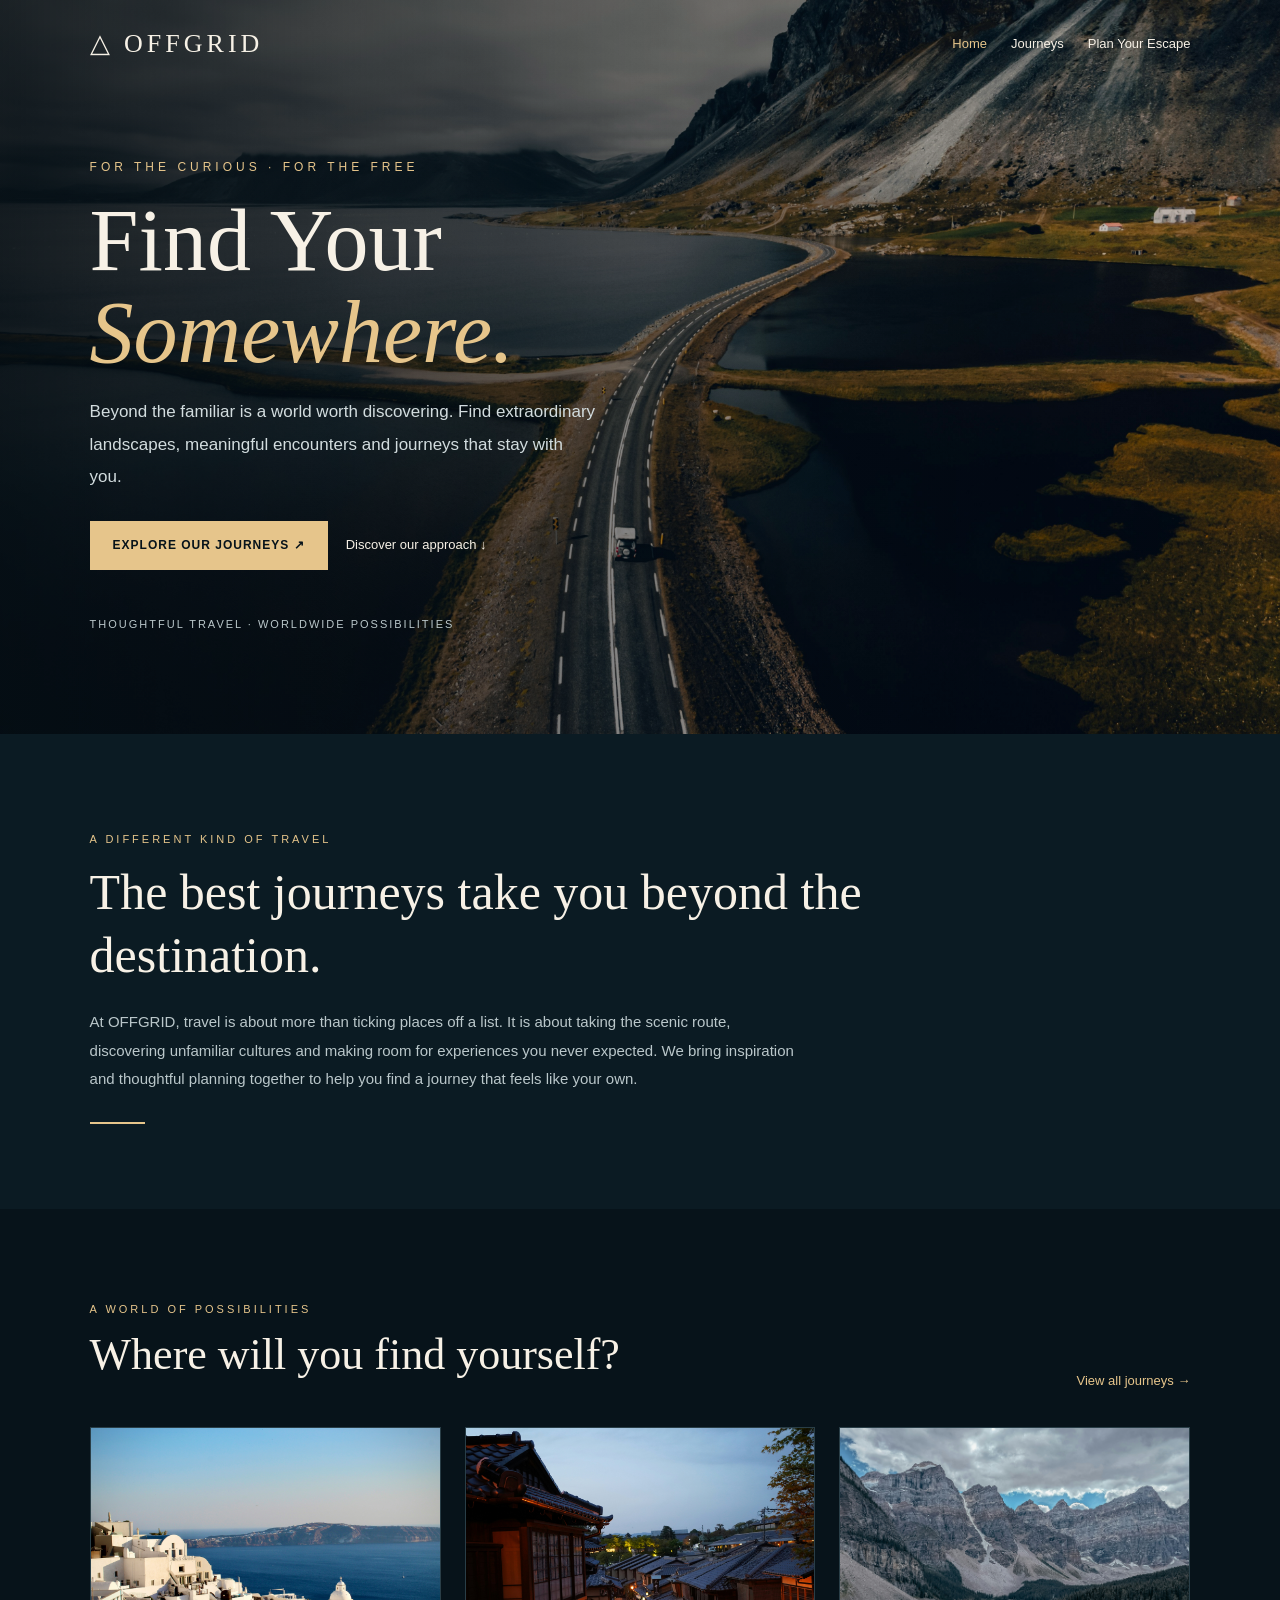
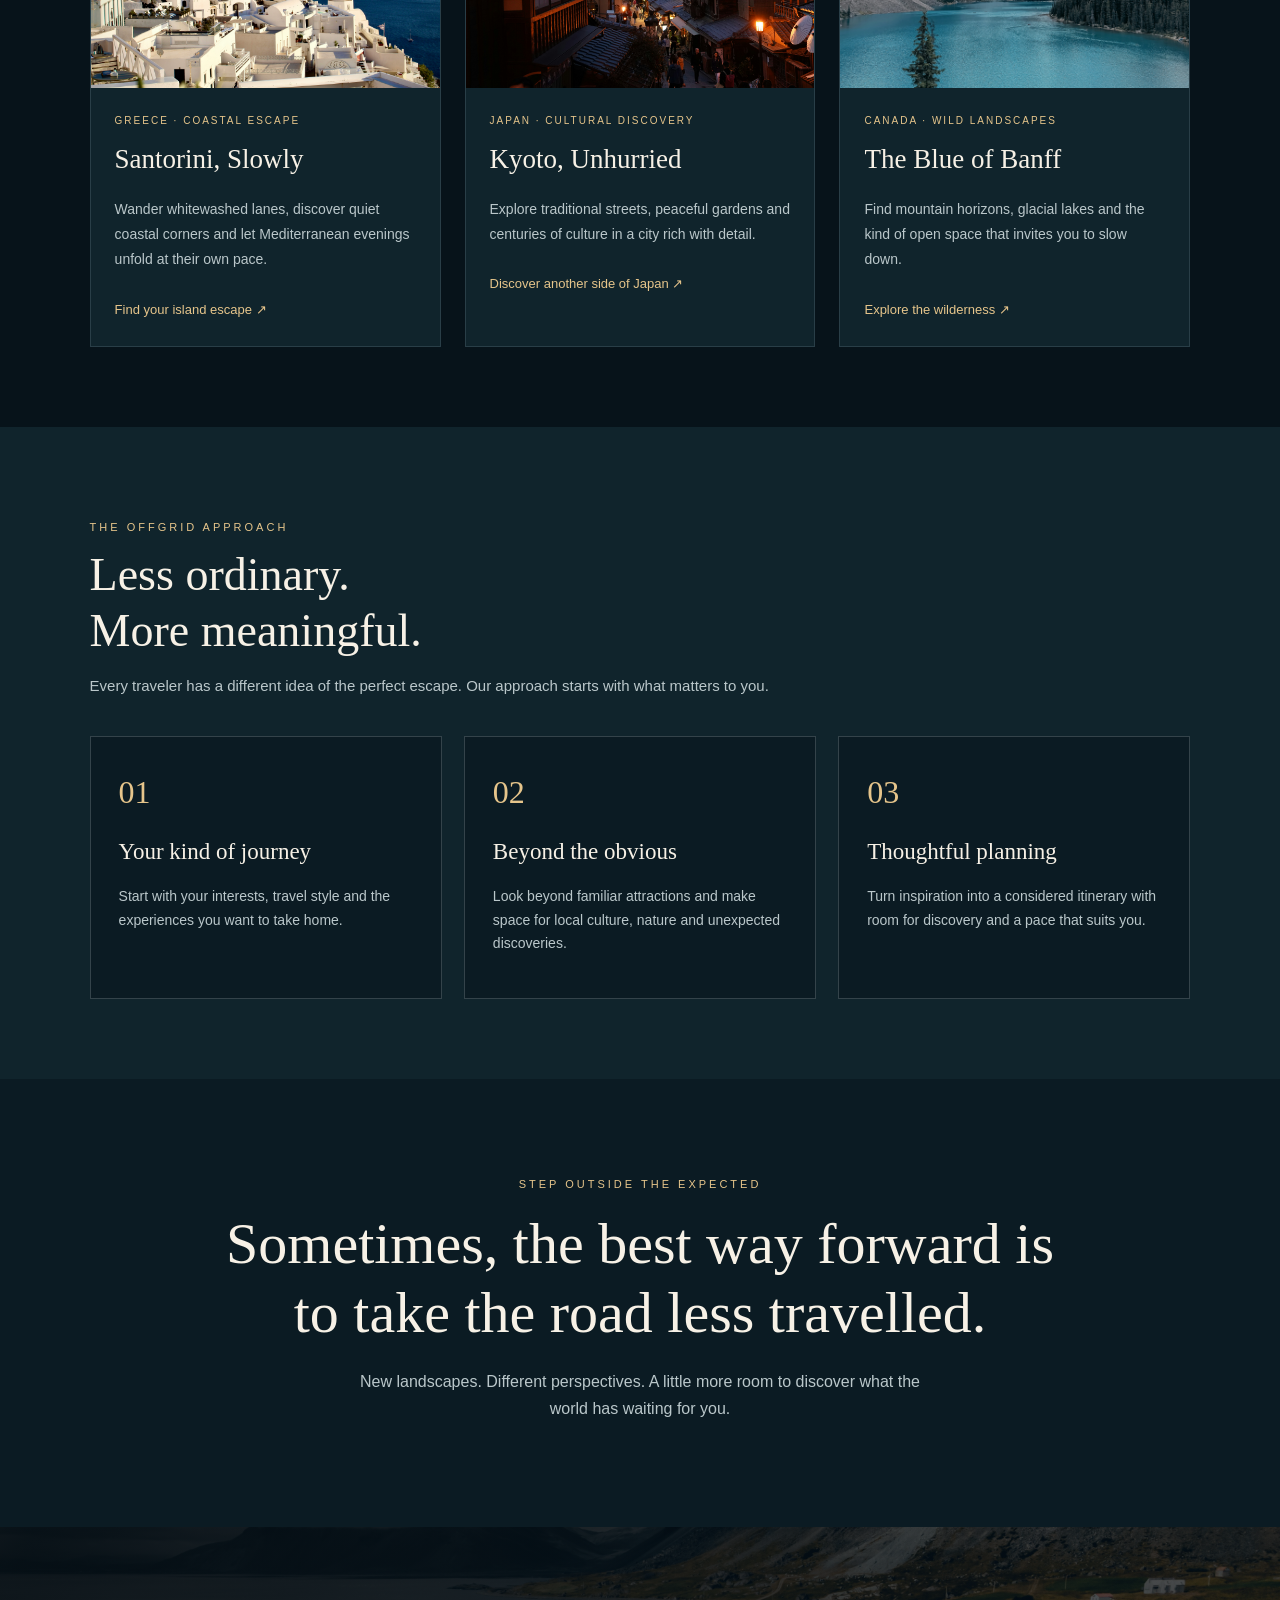
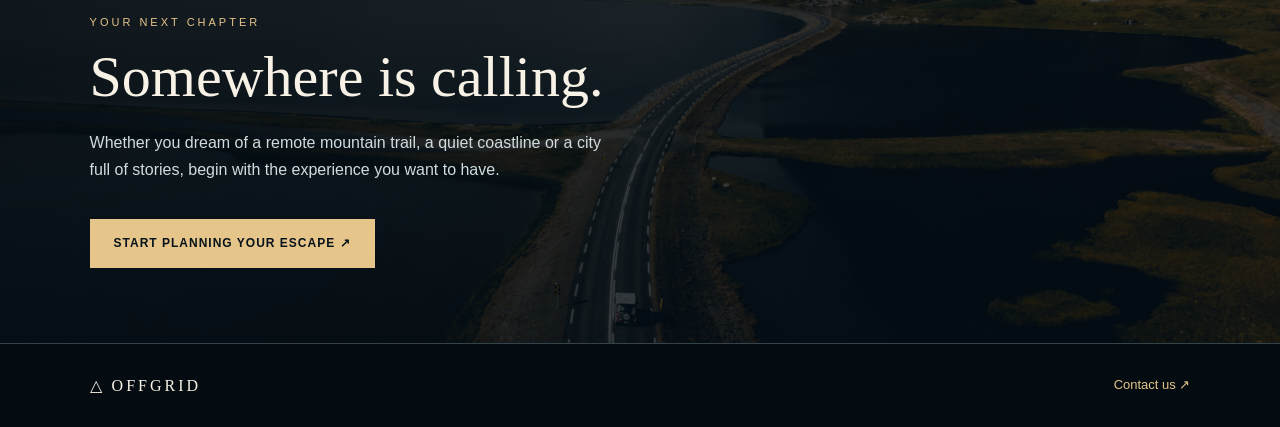
<file: index.html>
<!DOCTYPE html>
<html lang="en">
<head>
  <meta charset="UTF-8">
  <meta name="viewport" content="width=device-width, initial-scale=1.0">
  <title>OFFGRID | Find Your Somewhere</title>
</head>

<body style="margin:0;background:#07131a;color:#f7f1e6;font-family:Arial,sans-serif;line-height:1.7;">

  <!-- HEADER: Inline CSS as required -->
  <header style="position:absolute;top:0;left:0;width:100%;box-sizing:border-box;padding:22px 7%;background:transparent;display:flex;justify-content:space-between;align-items:center;flex-wrap:wrap;gap:14px 20px;z-index:10;">

    <a href="index.html" style="font-family:Georgia,serif;font-size:26px;letter-spacing:4px;color:#f7f1e6;text-decoration:none;">
      △ OFFGRID
    </a>

    <nav aria-label="Main navigation" style="display:flex;gap:12px 24px;flex-wrap:wrap;">
      <a href="index.html" aria-current="page" style="color:#e6c58b;text-decoration:none;font-size:13px;">Home</a>
      <a href="information.html" style="color:#f7f1e6;text-decoration:none;font-size:13px;">Journeys</a>
      <a href="registration.html" style="color:#f7f1e6;text-decoration:none;font-size:13px;">Plan Your Escape</a>
    </nav>

  </header>

  <main>

    <!-- HERO: Make the first impression memorable -->
    <section style="min-height:620px;padding:145px 7% 90px;box-sizing:border-box;display:flex;align-items:center;background:linear-gradient(90deg,rgba(4,13,19,.88),rgba(4,13,19,.45),rgba(4,13,19,.12)),url('media/hero.jpg') center/cover no-repeat;">

      <div style="max-width:700px;">

        <p style="color:#e6c58b;letter-spacing:4px;font-size:12px;text-transform:uppercase;">
          FOR THE CURIOUS · FOR THE FREE
        </p>

        <h1 style="font-family:Georgia,serif;font-size:clamp(49px,8vw,88px);line-height:1.04;font-weight:normal;margin:18px 0;">
          Find Your<br>
          <span style="color:#e6c58b;font-style:italic;">Somewhere.</span>
        </h1>

        <p style="font-size:17px;color:#d2dcde;max-width:510px;line-height:1.9;">
          Beyond the familiar is a world worth discovering.
          Find extraordinary landscapes, meaningful encounters
          and journeys that stay with you.
        </p>

        <div style="display:flex;flex-wrap:wrap;align-items:center;gap:18px;margin-top:28px;">

          <a href="information.html" style="display:inline-block;padding:14px 23px;background:#e6c58b;color:#07131a;text-decoration:none;font-size:12px;font-weight:bold;letter-spacing:1px;">
            EXPLORE OUR JOURNEYS ↗
          </a>

          <a href="#our-approach" style="color:#f7f1e6;text-decoration:none;font-size:13px;">
            Discover our approach ↓
          </a>

        </div>

        <p style="margin-top:45px;color:#bac7ca;font-size:11px;letter-spacing:2px;">
          THOUGHTFUL TRAVEL · WORLDWIDE POSSIBILITIES
        </p>

      </div>
    </section>

    <!-- INTRODUCTION: Tell visitors what the brand stands for -->
    <section style="padding:85px 7%;background:#0b1b23;">

      <p style="color:#e6c58b;letter-spacing:3px;font-size:11px;">
        A DIFFERENT KIND OF TRAVEL
      </p>

      <h2 style="font-family:Georgia,serif;font-size:clamp(31px,5vw,50px);font-weight:normal;line-height:1.25;margin:12px 0 22px;max-width:780px;">
        The best journeys take you beyond the destination.
      </h2>

      <p style="max-width:720px;color:#bac7ca;font-size:15px;line-height:1.9;">
        At OFFGRID, travel is about more than ticking places off a list.
        It is about taking the scenic route, discovering unfamiliar
        cultures and making room for experiences you never expected.
        We bring inspiration and thoughtful planning together to help
        you find a journey that feels like your own.
      </p>

      <div style="width:55px;height:2px;background:#e6c58b;margin-top:28px;"></div>

    </section>

    <!-- FEATURED DESTINATIONS: Inspiration, not a second tour catalogue -->
    <section id="destinations" style="padding:80px 7%;background:#07131a;">

      <div style="display:flex;justify-content:space-between;align-items:end;flex-wrap:wrap;gap:20px;margin-bottom:35px;">

        <div>
          <p style="color:#e6c58b;letter-spacing:3px;font-size:11px;">
            A WORLD OF POSSIBILITIES
          </p>

          <h2 style="font-family:Georgia,serif;font-size:clamp(31px,4vw,44px);font-weight:normal;line-height:1.2;margin:10px 0;">
            Where will you find yourself?
          </h2>
        </div>

        <a href="information.html" style="color:#e6c58b;text-decoration:none;font-size:13px;">
          View all journeys →
        </a>

      </div>

      <div style="display:flex;flex-wrap:wrap;gap:24px;">

        <!-- Destination 1 -->
        <article style="flex:1 1 250px;min-width:0;background:#10242c;border:1px solid #293e47;">

          <img src="media/santorini.jpg"
               alt="Whitewashed Santorini buildings overlooking the Aegean Sea"
               loading="lazy"
               style="width:100%;height:260px;object-fit:cover;display:block;">

          <div style="padding:24px;">

            <p style="color:#e6c58b;font-size:10px;letter-spacing:2px;margin:0 0 8px;">
              GREECE · COASTAL ESCAPE
            </p>

            <h3 style="font-family:Georgia,serif;font-size:27px;font-weight:normal;margin:0 0 12px;">
              Santorini, Slowly
            </h3>

            <p style="color:#bac7ca;font-size:14px;line-height:1.8;">
              Wander whitewashed lanes, discover quiet coastal corners
              and let Mediterranean evenings unfold at their own pace.
            </p>

            <a href="information.html" style="display:inline-block;margin-top:12px;color:#e6c58b;text-decoration:none;font-size:13px;">
              Find your island escape ↗
            </a>

          </div>
        </article>

        <!-- Destination 2 -->
        <article style="flex:1 1 250px;min-width:0;background:#10242c;border:1px solid #293e47;">

          <img src="media/kyoto.jpg"
               alt="Traditional Kyoto architecture and Japanese garden scenery"
               loading="lazy"
               style="width:100%;height:260px;object-fit:cover;display:block;">

          <div style="padding:24px;">

            <p style="color:#e6c58b;font-size:10px;letter-spacing:2px;margin:0 0 8px;">
              JAPAN · CULTURAL DISCOVERY
            </p>

            <h3 style="font-family:Georgia,serif;font-size:27px;font-weight:normal;margin:0 0 12px;">
              Kyoto, Unhurried
            </h3>

            <p style="color:#bac7ca;font-size:14px;line-height:1.8;">
              Explore traditional streets, peaceful gardens and
              centuries of culture in a city rich with detail.
            </p>

            <a href="information.html" style="display:inline-block;margin-top:12px;color:#e6c58b;text-decoration:none;font-size:13px;">
              Discover another side of Japan ↗
            </a>

          </div>
        </article>

        <!-- Destination 3 -->
        <article style="flex:1 1 250px;min-width:0;background:#10242c;border:1px solid #293e47;">

          <img src="media/banff.jpg"
               alt="Turquoise alpine lake surrounded by the mountains of Banff"
               loading="lazy"
               style="width:100%;height:260px;object-fit:cover;display:block;">

          <div style="padding:24px;">

            <p style="color:#e6c58b;font-size:10px;letter-spacing:2px;margin:0 0 8px;">
              CANADA · WILD LANDSCAPES
            </p>

            <h3 style="font-family:Georgia,serif;font-size:27px;font-weight:normal;margin:0 0 12px;">
              The Blue of Banff
            </h3>

            <p style="color:#bac7ca;font-size:14px;line-height:1.8;">
              Find mountain horizons, glacial lakes and the kind
              of open space that invites you to slow down.
            </p>

            <a href="information.html" style="display:inline-block;margin-top:12px;color:#e6c58b;text-decoration:none;font-size:13px;">
              Explore the wilderness ↗
            </a>

          </div>
        </article>

      </div>
    </section>

    <!-- OUR APPROACH: Replace the plain services bullet list -->
    <section id="our-approach" style="padding:80px 7%;background:#10242c;">

      <div style="max-width:700px;margin-bottom:38px;">

        <p style="color:#e6c58b;letter-spacing:3px;font-size:11px;">
          THE OFFGRID APPROACH
        </p>

        <h2 style="font-family:Georgia,serif;font-size:clamp(32px,5vw,46px);font-weight:normal;line-height:1.2;margin:10px 0 15px;">
          Less ordinary.<br>More meaningful.
        </h2>

        <p style="color:#bac7ca;font-size:15px;">
          Every traveler has a different idea of the perfect escape.
          Our approach starts with what matters to you.
        </p>

      </div>

      <div style="display:flex;flex-wrap:wrap;gap:22px;">

        <article style="flex:1 1 220px;padding:28px;background:#0b1b23;border:1px solid #34434a;">

          <p style="font-family:Georgia,serif;font-size:32px;color:#e6c58b;margin:0;">
            01
          </p>

          <h3 style="font-family:Georgia,serif;font-size:23px;font-weight:normal;margin:12px 0;">
            Your kind of journey
          </h3>

          <p style="font-size:14px;color:#bac7ca;">
            Start with your interests, travel style and the experiences
            you want to take home.
          </p>

        </article>

        <article style="flex:1 1 220px;padding:28px;background:#0b1b23;border:1px solid #34434a;">

          <p style="font-family:Georgia,serif;font-size:32px;color:#e6c58b;margin:0;">
            02
          </p>

          <h3 style="font-family:Georgia,serif;font-size:23px;font-weight:normal;margin:12px 0;">
            Beyond the obvious
          </h3>

          <p style="font-size:14px;color:#bac7ca;">
            Look beyond familiar attractions and make space for local
            culture, nature and unexpected discoveries.
          </p>

        </article>

        <article style="flex:1 1 220px;padding:28px;background:#0b1b23;border:1px solid #34434a;">

          <p style="font-family:Georgia,serif;font-size:32px;color:#e6c58b;margin:0;">
            03
          </p>

          <h3 style="font-family:Georgia,serif;font-size:23px;font-weight:normal;margin:12px 0;">
            Thoughtful planning
          </h3>

          <p style="font-size:14px;color:#bac7ca;">
            Turn inspiration into a considered itinerary with room
            for discovery and a pace that suits you.
          </p>

        </article>

      </div>

    </section>

    <!-- EDITORIAL BRAND STATEMENT -->
    <section style="padding:85px 7%;background:#0b1b23;text-align:center;">

      <p style="color:#e6c58b;font-size:11px;letter-spacing:3px;">
        STEP OUTSIDE THE EXPECTED
      </p>

      <h2 style="max-width:850px;margin:15px auto;font-family:Georgia,serif;font-size:clamp(34px,6vw,58px);font-weight:normal;line-height:1.2;">
        Sometimes, the best way forward is to take the road less travelled.
      </h2>

      <p style="max-width:600px;margin:20px auto;color:#bac7ca;">
        New landscapes. Different perspectives. A little more room
        to discover what the world has waiting for you.
      </p>

    </section>

    <!-- FINAL BOOKING CALL TO ACTION -->
    <section style="padding:75px 7%;background:linear-gradient(90deg,rgba(4,13,19,.92),rgba(4,13,19,.68)),url('media/hero.jpg') center/cover no-repeat;">

      <div style="max-width:680px;">

        <p style="color:#e6c58b;font-size:11px;letter-spacing:3px;">
          YOUR NEXT CHAPTER
        </p>

        <h2 style="font-family:Georgia,serif;font-size:clamp(36px,6vw,58px);font-weight:normal;line-height:1.15;margin:12px 0 18px;">
          Somewhere is calling.
        </h2>

        <p style="max-width:520px;color:#d2dcde;">
          Whether you dream of a remote mountain trail, a quiet
          coastline or a city full of stories, begin with the
          experience you want to have.
        </p>

        <a href="registration.html" style="display:inline-block;margin-top:20px;padding:14px 24px;background:#e6c58b;color:#07131a;text-decoration:none;font-size:12px;font-weight:bold;letter-spacing:1px;">
          START PLANNING YOUR ESCAPE ↗
        </a>

      </div>

    </section>

  </main>

  <!-- FOOTER -->
  <footer style="padding:28px 7%;background:#040c11;border-top:1px solid #34434a;display:flex;justify-content:space-between;align-items:center;gap:15px;flex-wrap:wrap;">

    <a href="index.html" style="font-family:Georgia,serif;letter-spacing:3px;color:#f7f1e6;text-decoration:none;">
      △ OFFGRID
    </a>

   

    <a href="mailto:hello@offgrid.example" style="color:#e6c58b;font-size:13px;text-decoration:none;">
      Contact us ↗
    </a>

  </footer>

</body>
</html>
</file>
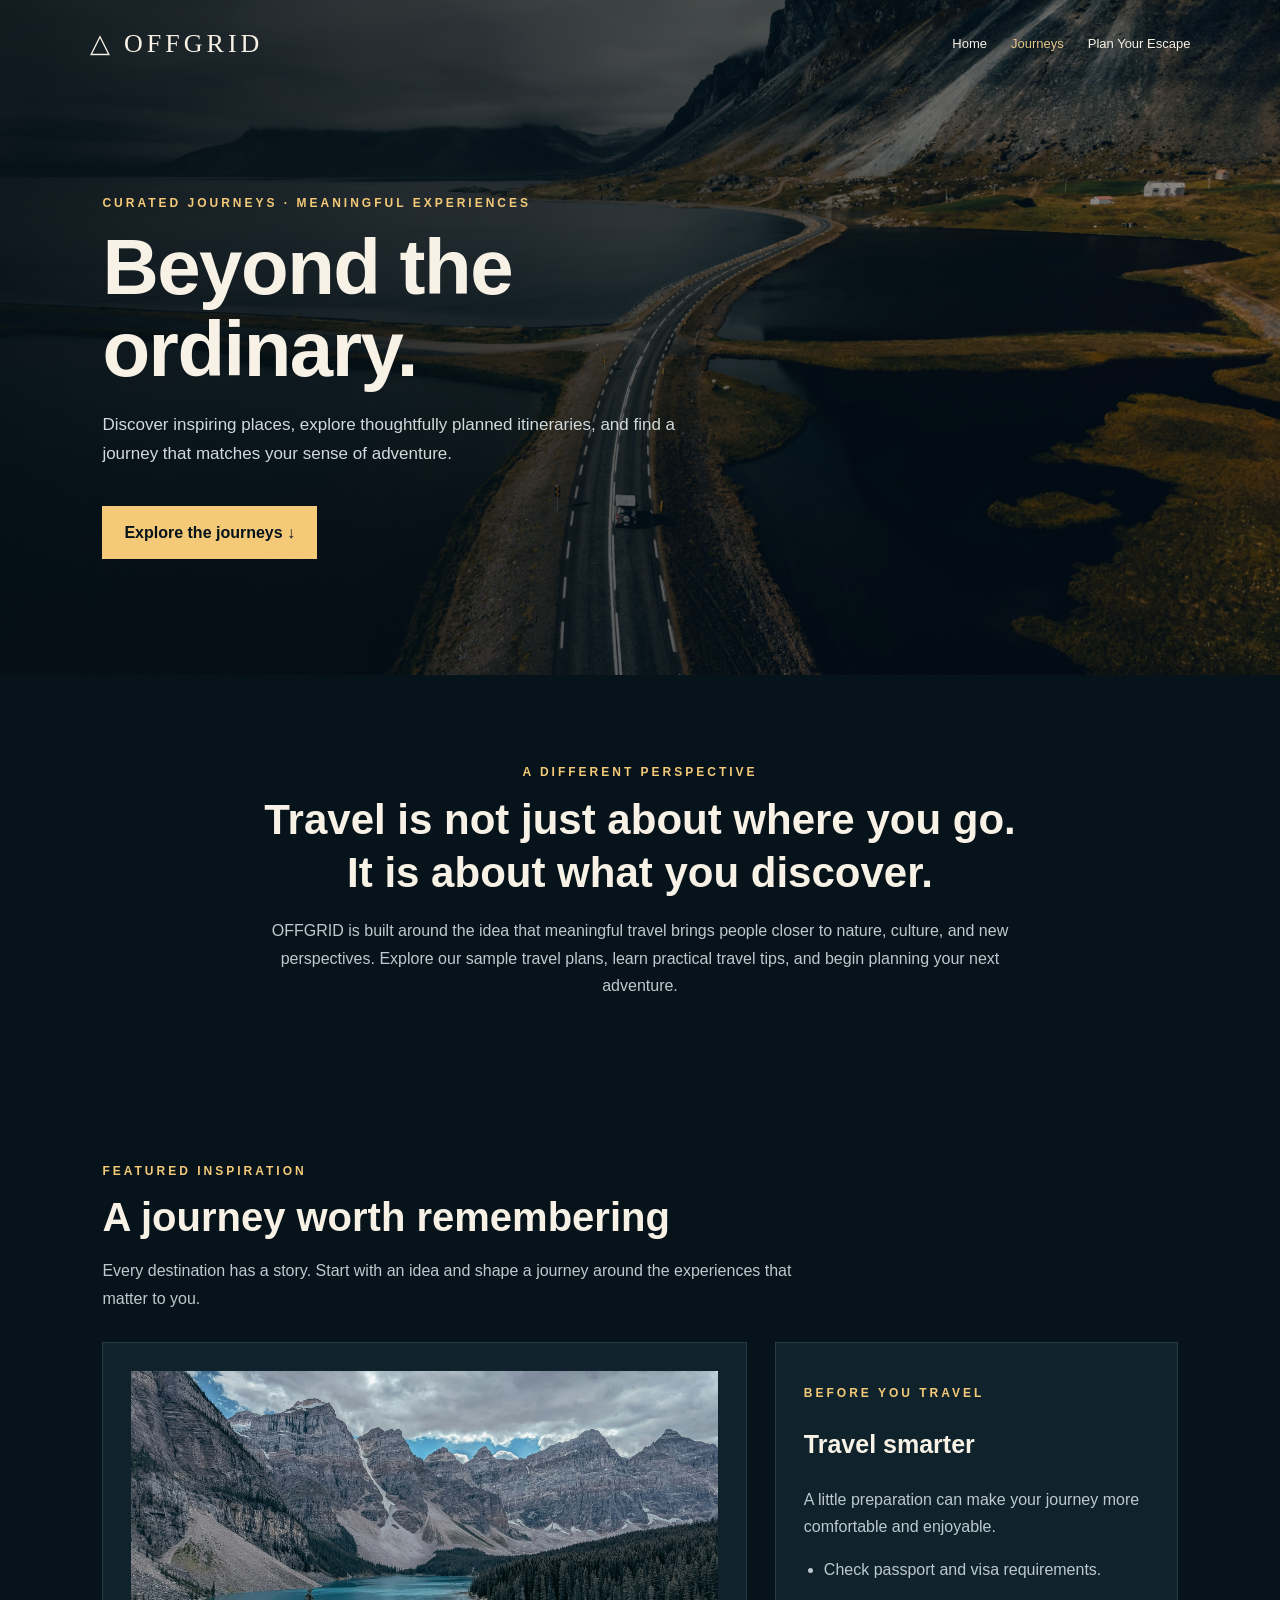
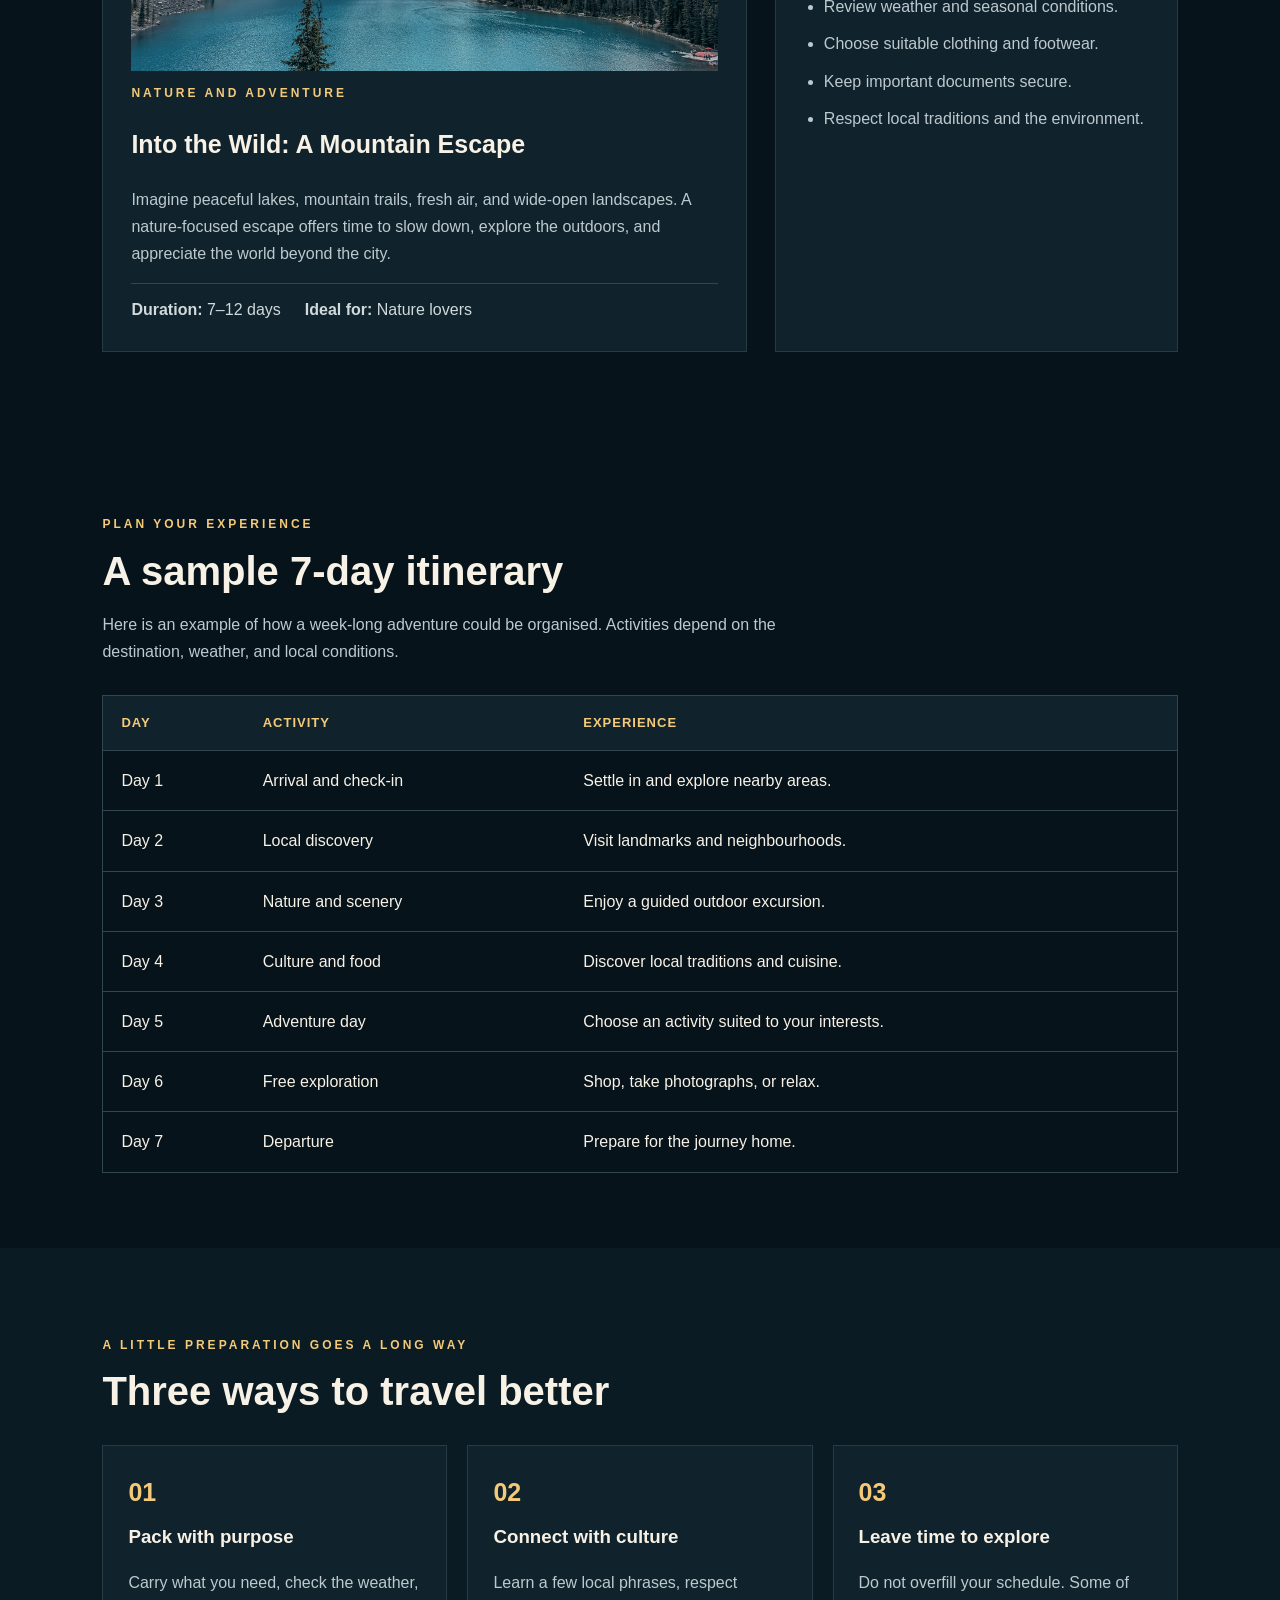
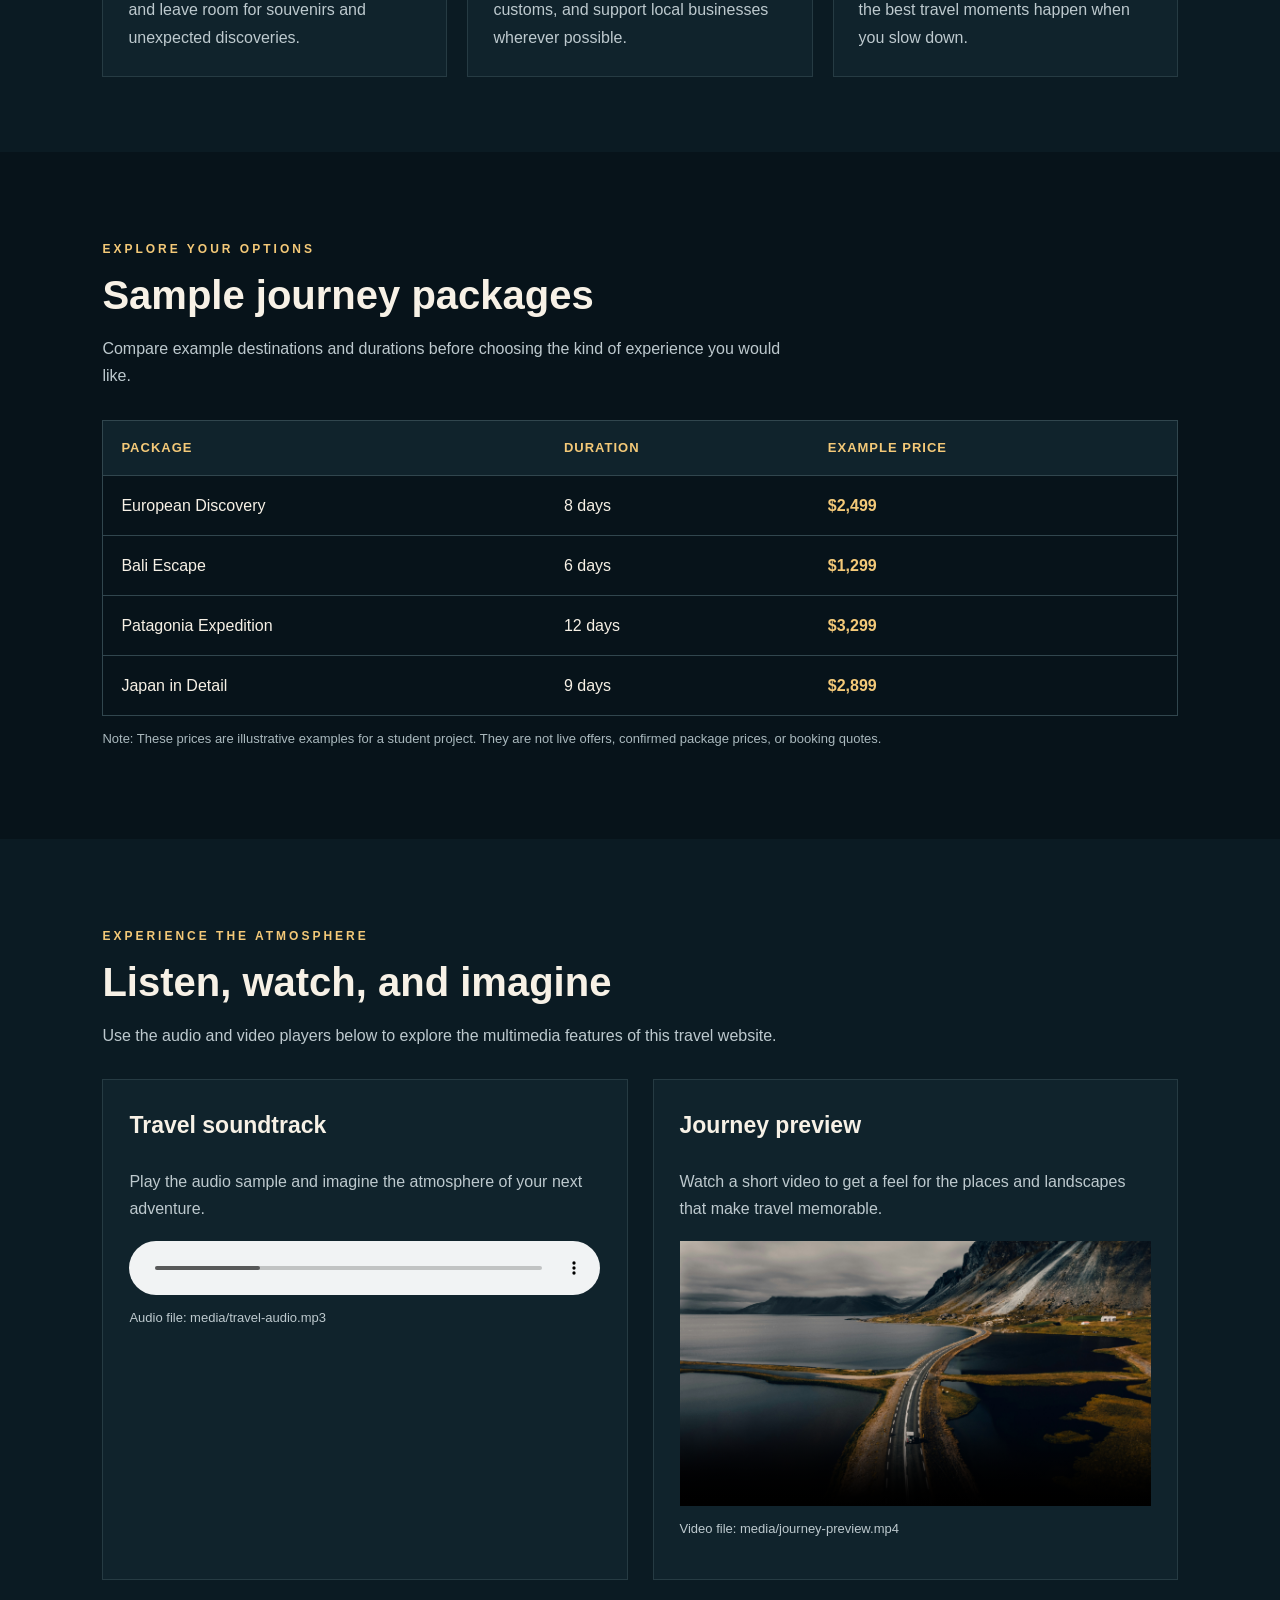
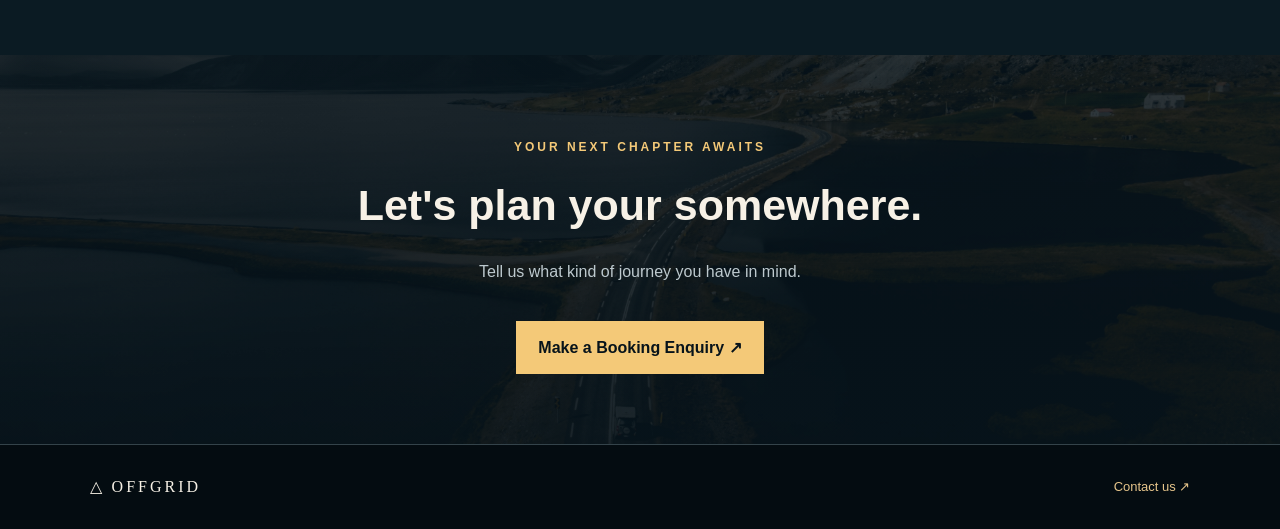
<file: information.html>
<!DOCTYPE html>
<html lang="en">
<head>
  <meta charset="UTF-8">
  <meta name="viewport" content="width=device-width, initial-scale=1.0">
  <meta name="description" content="Explore OFFGRID travel itineraries, destination guides, sample prices, and travel inspiration.">
  <title>OFFGRID | Curated Journeys</title>

  <style>
    /* ===== GENERAL STYLES ===== */
    * {
      box-sizing: border-box;
    }

    html {
      scroll-behavior: smooth;
    }

    body {
      margin: 0;
      background: #07131a;
      color: #f7f1e6;
      font-family: Arial, sans-serif;
      line-height: 1.7;
    }

    img {
      display: block;
      max-width: 100%;
    }

    a {
      color: #f4c978;
    }

    a:focus-visible,
    button:focus-visible,
    audio:focus-visible,
    video:focus-visible {
      outline: 2px solid #f4c978;
      outline-offset: 4px;
    }

    .container {
      width: min(1100px, 84%);
      margin-inline: auto;
    }

    .eyebrow {
      color: #f4c978;
      font-size: 12px;
      font-weight: bold;
      letter-spacing: 3px;
      text-transform: uppercase;
    }

    .muted {
      color: #bdc9ce;
    }

    .section {
      padding: 75px 0;
    }

    .section-heading {
      max-width: 700px;
      margin-bottom: 30px;
    }

    .section-heading h2 {
      margin: 8px 0 12px;
      font-size: clamp(28px, 4vw, 40px);
      line-height: 1.2;
    }

    /* ===== HEADER AND NAVIGATION ===== */
    
.site-header {
  position: absolute;
  top: 0;
  left: 0;
  width: 100%;
  box-sizing: border-box;
  padding: 22px 7%;
  background: transparent;
  display: flex;
  justify-content: space-between;
  align-items: center;
  flex-wrap: wrap;
  gap: 14px 20px;
  z-index: 10;
}

.brand {
  font-family: Georgia, serif;
  font-size: 26px;
  font-weight: normal;
  letter-spacing: 4px;
  color: #f7f1e6;
  text-decoration: none;
}

.main-nav {
  display: flex;
  gap: 12px 24px;
  flex-wrap: wrap;
}

.main-nav a {
  color: #f7f1e6;
  text-decoration: none;
  font-size: 13px;
}

.main-nav a.active {
  color: #e6c58b;
}

    

    /* ===== HERO ===== */
    .hero {
      min-height: 570px;
      min-height: 75svh;
      padding: 140px 8% 75px;
      display: flex;
      align-items: center;
      background:
        linear-gradient(90deg, rgba(4, 15, 21, 0.92), rgba(4, 15, 21, 0.35)),
        url("media/hero.jpg") center / cover no-repeat;
    }

    .hero-content {
      width: min(720px, 100%);
    }

    .hero h1 {
      max-width: 700px;
      margin: 12px 0 20px;
      font-size: clamp(42px, 7vw, 78px);
      line-height: 1.06;
      letter-spacing: -1.5px;
    }

    .hero-description {
      max-width: 580px;
      color: #d0d9dc;
      font-size: 17px;
    }

    .button-link {
      display: inline-block;
      margin-top: 20px;
      padding: 13px 22px;
      background: #f4c978;
      color: #07131a;
      font-weight: bold;
      text-decoration: none;
      transition: background 0.2s ease;
    }

    .button-link:hover {
      background: #ffdc9b;
    }

    /* ===== INTRODUCTION ===== */
    .intro {
      text-align: center;
    }

    .intro h2 {
      max-width: 780px;
      margin: 12px auto;
      font-size: clamp(28px, 4vw, 42px);
      line-height: 1.25;
    }

    .intro p:last-child {
      max-width: 760px;
      margin: 18px auto 0;
    }

    /* ===== FEATURED JOURNEY ===== */
    .feature-layout {
      display: grid;
      grid-template-columns: minmax(0, 1.6fr) minmax(240px, 1fr);
      gap: 28px;
      align-items: stretch;
    }

    .feature-card,
    .travel-notes {
      min-width: 0;
      padding: 28px;
      background: #10232c;
      border: 1px solid #263b43;
    }

    .feature-card img {
      width: 100%;
      height: 300px;
      object-fit: cover;
    }

    .feature-card h3,
    .travel-notes h3 {
      font-size: 25px;
      line-height: 1.3;
    }

    .feature-details {
      display: flex;
      flex-wrap: wrap;
      gap: 12px 24px;
      padding-top: 12px;
      border-top: 1px solid #31464e;
      color: #d0d9dc;
    }

    .travel-notes ul {
      padding-left: 20px;
    }

    .travel-notes li {
      margin-bottom: 10px;
      color: #bdc9ce;
    }

    /* ===== ITINERARY TABLE ===== */
    .table-wrap {
      width: 100%;
      overflow-x: auto;
      border: 1px solid #31464e;
    }

    table {
      width: 100%;
      border-collapse: collapse;
      text-align: left;
    }

    .itinerary-table {
      min-width: 580px;
    }

    th,
    td {
      padding: 16px 18px;
      border-bottom: 1px solid #31464e;
    }

    th {
      background: #10232c;
      color: #f4c978;
      font-size: 13px;
      letter-spacing: 1px;
      text-transform: uppercase;
    }

    tbody tr:last-child td {
      border-bottom: none;
    }

    tbody tr:hover {
      background: #10232c;
    }

    /* ===== TRAVEL TIPS ===== */
    .tips-section {
      background: #0b1b23;
    }

    .tips-grid {
      display: grid;
      grid-template-columns: repeat(3, minmax(0, 1fr));
      gap: 20px;
    }

    .tip-card {
      padding: 25px;
      background: #10232c;
      border: 1px solid #263b43;
    }

    .tip-number {
      color: #f4c978;
      font-size: 25px;
      font-weight: bold;
    }

    .tip-card h3 {
      margin: 8px 0;
    }

    .tip-card p {
      margin-bottom: 0;
      color: #bdc9ce;
    }

    /* ===== SAMPLE PACKAGE PRICES ===== */
    .price-table {
      min-width: 540px;
    }

    .price {
      color: #f4c978;
      font-weight: bold;
      white-space: nowrap;
    }

    .price-note {
      color: #aab9be;
      font-size: 13px;
      margin-top: 12px;
    }

    /* ===== MULTIMEDIA ===== */
    .media-section {
      background: #0b1b23;
    }

    .media-grid {
      display: grid;
      grid-template-columns: repeat(2, minmax(0, 1fr));
      gap: 25px;
    }

    .media-card {
      min-width: 0;
      padding: 26px;
      background: #10232c;
      border: 1px solid #263b43;
    }

    .media-card h3 {
      margin-top: 0;
      font-size: 23px;
    }

    .media-card p {
      color: #bdc9ce;
    }

    audio,
    video {
      display: block;
      width: 100%;
      max-width: 100%;
      margin-top: 18px;
    }

    video {
      aspect-ratio: 16 / 9;
      background: #000000;
      object-fit: contain;
    }

    /* ===== FINAL CALL TO ACTION ===== */
    .booking-banner {
      padding: 70px 8%;
      text-align: center;
      background:
        linear-gradient(rgba(7, 19, 26, 0.82), rgba(7, 19, 26, 0.92)),
        url("media/hero.jpg") center / cover no-repeat;
    }

    .booking-banner h2 {
      margin: 12px 0;
      font-size: clamp(30px, 4vw, 43px);
    }

    .booking-banner p:not(.eyebrow) {
      color: #bdc9ce;
    }

    /* ===== FOOTER ===== */
    .site-footer {
      padding:28px 7%;
      background:#040c11;
      border-top:1px solid #34434a;
      display:flex;
      justify-content:space-between;
      align-items:center;gap:15px;
      flex-wrap:wrap;
    }

    .footer-brand {
      color: #f7f1e6;
      font-size: 22px;
      font-family:Georgia,serif;
      letter-spacing:3px;
      text-decoration:none;
    }

    .site-footer p {
      margin: 6px 0;
    }

    /* ===== RESPONSIVE DESIGN ===== */
    @media (max-width: 800px) {
      .container {
        width: 88%;
      }

      .feature-layout {
        grid-template-columns: 1fr;
      }

      .tips-grid {
        grid-template-columns: repeat(2, minmax(0, 1fr));
      }

      .site-header {
        padding-inline: 6%;
      }

      .main-nav {
        gap: 15px;
      }
    }

    @media (max-width: 560px) {
      .site-header {
        align-items: flex-start;
        flex-direction: column;
        gap: 12px;
      }

      .main-nav {
        gap: 16px;
      }

      .hero {
        min-height: 620px;
        padding: 155px 6% 60px;
      }

      .hero h1 {
        letter-spacing: -0.5px;
      }

      .section {
        padding: 48px 0;
      }

      .tips-grid,
      .media-grid {
        grid-template-columns: 1fr;
      }

      .feature-card,
      .travel-notes,
      .media-card {
        padding: 20px;
      }

      .feature-card img {
        height: 230px;
      }

      th,
      td {
        padding: 12px;
      }

      .booking-banner {
        padding: 50px 6%;
      }
    }

    @media (prefers-reduced-motion: reduce) {
      html {
        scroll-behavior: auto;
      }

      *,
      *::before,
      *::after {
        transition-duration: 0.01ms !important;
      }
    }
  </style>
</head>

<body>

  <!-- HEADER -->
  <header class="site-header">
    <a href="index.html" class="brand">△ OFFGRID</a>

    <nav class="main-nav" aria-label="Main navigation">
      <a href="index.html">Home</a>
      <a href="information.html" class="active" aria-current="page">Journeys</a>
      <a href="registration.html">Plan Your Escape</a>
    </nav>
  </header>

  <main>

    <!-- HERO SECTION -->
    <section class="hero">
      <div class="hero-content">
        <p class="eyebrow">Curated journeys · Meaningful experiences</p>
        <h1>Beyond the ordinary.</h1>
        <p class="hero-description">
          Discover inspiring places, explore thoughtfully planned itineraries,
          and find a journey that matches your sense of adventure.
        </p>
        <a href="#journeys" class="button-link">Explore the journeys ↓</a>
      </div>
    </section>

    <!-- INTRODUCTION -->
    <section class="section intro">
      <div class="container">
        <p class="eyebrow">A different perspective</p>
        <h2>Travel is not just about where you go. It is about what you discover.</h2>
        <p class="muted">
          OFFGRID is built around the idea that meaningful travel brings people
          closer to nature, culture, and new perspectives. Explore our sample
          travel plans, learn practical travel tips, and begin planning your
          next adventure.
        </p>
      </div>
    </section>

    <!-- FEATURED JOURNEY AND TRAVEL ADVICE -->
    <section class="section" id="journeys">
      <div class="container">
        <div class="section-heading">
          <p class="eyebrow">Featured inspiration</p>
          <h2>A journey worth remembering</h2>
          <p class="muted">
            Every destination has a story. Start with an idea and shape a
            journey around the experiences that matter to you.
          </p>
        </div>

        <div class="feature-layout">
          <article class="feature-card">
            <img
              src="media/banff.jpg"
              alt="Mountain peaks and a beautiful alpine lake"
              loading="lazy"
            >

            <p class="eyebrow">Nature and adventure</p>
            <h3>Into the Wild: A Mountain Escape</h3>

            <p class="muted">
              Imagine peaceful lakes, mountain trails, fresh air, and wide-open
              landscapes. A nature-focused escape offers time to slow down,
              explore the outdoors, and appreciate the world beyond the city.
            </p>

            <div class="feature-details">
              <span><strong>Duration:</strong> 7–12 days</span>
              <span><strong>Ideal for:</strong> Nature lovers</span>
            </div>
          </article>

          <aside class="travel-notes">
            <p class="eyebrow">Before you travel</p>
            <h3>Travel smarter</h3>

            <p class="muted">
              A little preparation can make your journey more comfortable
              and enjoyable.
            </p>

            <ul>
              <li>Check passport and visa requirements.</li>
              <li>Review weather and seasonal conditions.</li>
              <li>Choose suitable clothing and footwear.</li>
              <li>Keep important documents secure.</li>
              <li>Respect local traditions and the environment.</li>
            </ul>
          </aside>
        </div>
      </div>
    </section>

    <!-- ITINERARY -->
    <section class="section">
      <div class="container">
        <div class="section-heading">
          <p class="eyebrow">Plan your experience</p>
          <h2>A sample 7-day itinerary</h2>
          <p class="muted">
            Here is an example of how a week-long adventure could be organised.
            Activities depend on the destination, weather, and local conditions.
          </p>
        </div>

        <div class="table-wrap">
          <table class="itinerary-table">
            <thead>
              <tr>
                <th scope="col">Day</th>
                <th scope="col">Activity</th>
                <th scope="col">Experience</th>
              </tr>
            </thead>

            <tbody>
              <tr>
                <td>Day 1</td>
                <td>Arrival and check-in</td>
                <td>Settle in and explore nearby areas.</td>
              </tr>
              <tr>
                <td>Day 2</td>
                <td>Local discovery</td>
                <td>Visit landmarks and neighbourhoods.</td>
              </tr>
              <tr>
                <td>Day 3</td>
                <td>Nature and scenery</td>
                <td>Enjoy a guided outdoor excursion.</td>
              </tr>
              <tr>
                <td>Day 4</td>
                <td>Culture and food</td>
                <td>Discover local traditions and cuisine.</td>
              </tr>
              <tr>
                <td>Day 5</td>
                <td>Adventure day</td>
                <td>Choose an activity suited to your interests.</td>
              </tr>
              <tr>
                <td>Day 6</td>
                <td>Free exploration</td>
                <td>Shop, take photographs, or relax.</td>
              </tr>
              <tr>
                <td>Day 7</td>
                <td>Departure</td>
                <td>Prepare for the journey home.</td>
              </tr>
            </tbody>
          </table>
        </div>
      </div>
    </section>

    <!-- TRAVEL TIPS -->
    <section class="section tips-section">
      <div class="container">
        <div class="section-heading">
          <p class="eyebrow">A little preparation goes a long way</p>
          <h2>Three ways to travel better</h2>
        </div>

        <div class="tips-grid">
          <article class="tip-card">
            <span class="tip-number">01</span>
            <h3>Pack with purpose</h3>
            <p>
              Carry what you need, check the weather, and leave room for
              souvenirs and unexpected discoveries.
            </p>
          </article>

          <article class="tip-card">
            <span class="tip-number">02</span>
            <h3>Connect with culture</h3>
            <p>
              Learn a few local phrases, respect customs, and support local
              businesses wherever possible.
            </p>
          </article>

          <article class="tip-card">
            <span class="tip-number">03</span>
            <h3>Leave time to explore</h3>
            <p>
              Do not overfill your schedule. Some of the best travel moments
              happen when you slow down.
            </p>
          </article>
        </div>
      </div>
    </section>

    <!-- SAMPLE PRICING TABLE -->
    <section class="section">
      <div class="container">
        <div class="section-heading">
          <p class="eyebrow">Explore your options</p>
          <h2>Sample journey packages</h2>
          <p class="muted">
            Compare example destinations and durations before choosing the
            kind of experience you would like.
          </p>
        </div>

        <div class="table-wrap">
          <table class="price-table">
            <thead>
              <tr>
                <th scope="col">Package</th>
                <th scope="col">Duration</th>
                <th scope="col">Example price</th>
              </tr>
            </thead>

            <tbody>
              <tr>
                <td>European Discovery</td>
                <td>8 days</td>
                <td class="price">$2,499</td>
              </tr>
              <tr>
                <td>Bali Escape</td>
                <td>6 days</td>
                <td class="price">$1,299</td>
              </tr>
              <tr>
                <td>Patagonia Expedition</td>
                <td>12 days</td>
                <td class="price">$3,299</td>
              </tr>
              <tr>
                <td>Japan in Detail</td>
                <td>9 days</td>
                <td class="price">$2,899</td>
              </tr>
            </tbody>
          </table>
        </div>

        <p class="price-note">
          Note: These prices are illustrative examples for a student project.
          They are not live offers, confirmed package prices, or booking quotes.
        </p>
      </div>
    </section>

    <!-- AUDIO AND VIDEO -->
    <section class="section media-section">
      <div class="container">
        <div class="section-heading">
          <p class="eyebrow">Experience the atmosphere</p>
          <h2>Listen, watch, and imagine</h2>
          <p class="muted">
            Use the audio and video players below to explore the multimedia
            features of this travel website.
          </p>
        </div>

        <div class="media-grid">
          <article class="media-card">
            <h3>Travel soundtrack</h3>
            <p>
              Play the audio sample and imagine the atmosphere of your next
              adventure.
            </p>

            <audio controls preload="metadata">
              <source src="media/travel-audio.mp3" type="audio/mpeg">
              Your browser does not support the audio element.
            </audio>

            <p class="price-note">
              Audio file: media/travel-audio.mp3
            </p>
          </article>

          <article class="media-card">
            <h3>Journey preview</h3>
            <p>
              Watch a short video to get a feel for the places and landscapes
              that make travel memorable.
            </p>

            <video controls preload="metadata" poster="media/hero.jpg">
              <source src="media/journey-preview.mp4" type="video/mp4">
              Your browser does not support the video element.
            </video>

            <p class="price-note">
              Video file: media/journey-preview.mp4
            </p>
          </article>
        </div>
      </div>
    </section>

    <!-- BOOKING CALL TO ACTION -->
    <section class="booking-banner">
      <p class="eyebrow">Your next chapter awaits</p>
      <h2>Let's plan your somewhere.</h2>
      <p>Tell us what kind of journey you have in mind.</p>
      <a href="registration.html" class="button-link">
        Make a Booking Enquiry ↗
      </a>
    </section>

  </main>

  <!-- FOOTER -->
  
<footer style="padding:28px 7%;background:#040c11;border-top:1px solid #34434a;display:flex;justify-content:space-between;align-items:center;gap:15px;flex-wrap:wrap;">

  <a href="index.html" style="font-family:Georgia,serif;letter-spacing:3px;color:#f7f1e6;text-decoration:none;">
    △ OFFGRID
  </a>

  <a href="mailto:hello@offgrid.example" style="color:#e6c58b;font-size:13px;text-decoration:none;">
    Contact us ↗
  </a>

</footer>


</body>
</html>
</file>
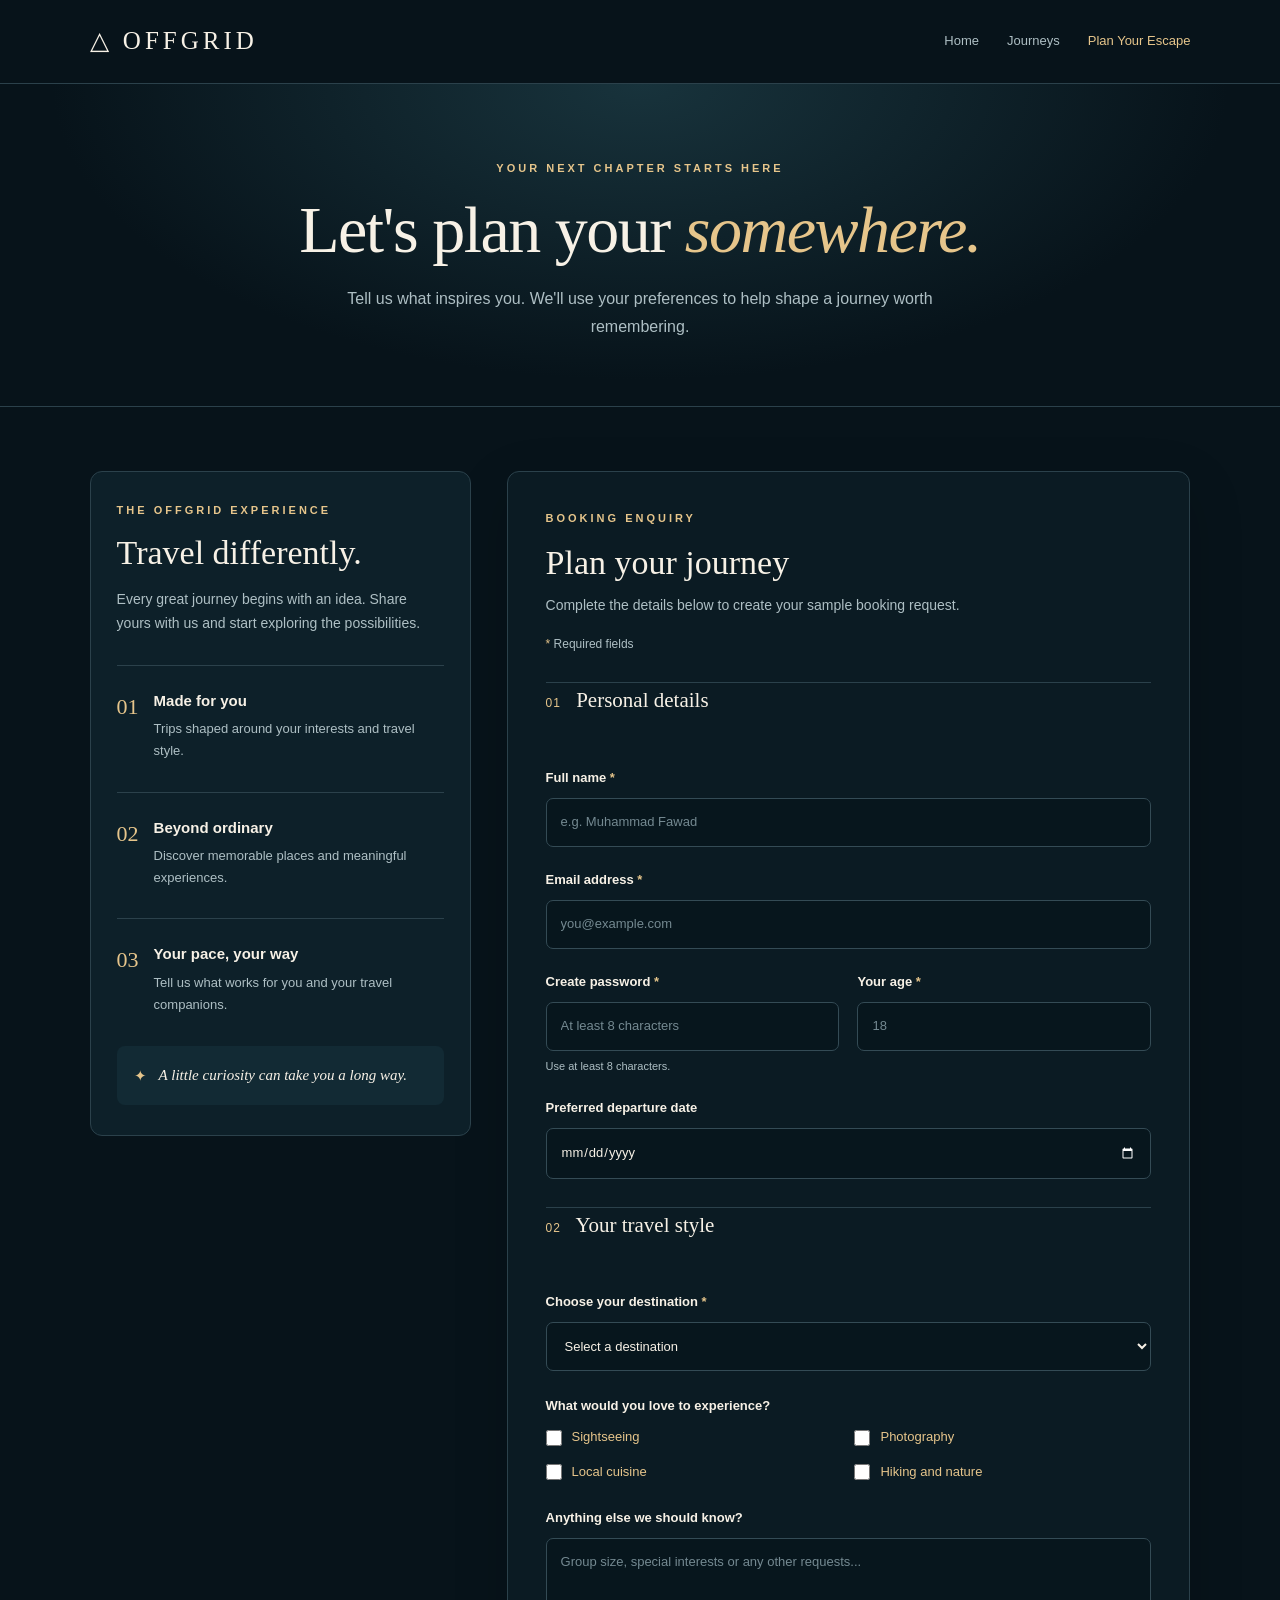
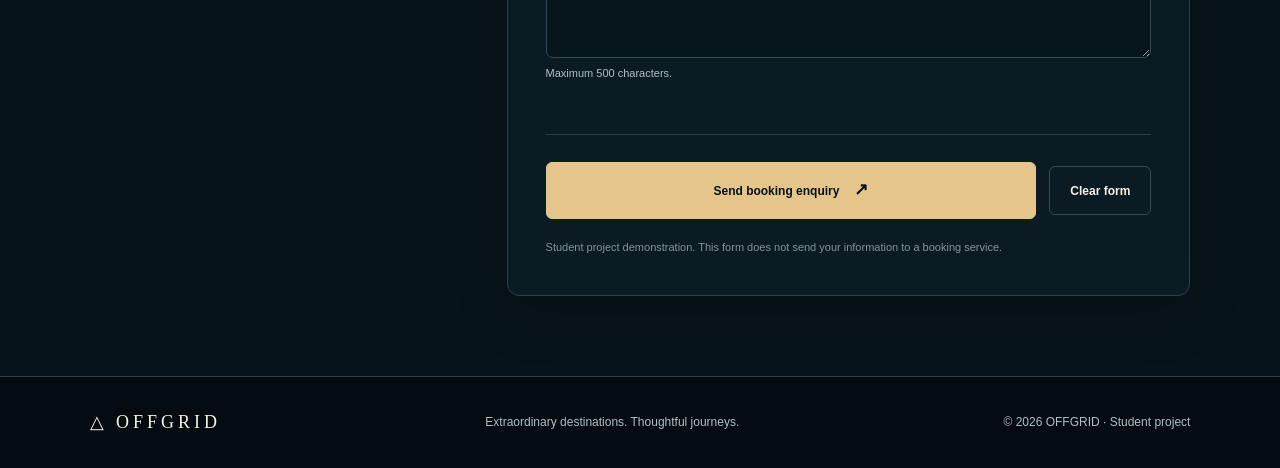
<file: registration.html>
<!DOCTYPE html>
<html lang="en">
<head>
  <meta charset="UTF-8">
  <meta name="viewport" content="width=device-width, initial-scale=1.0">
  <meta name="description" content="Plan your next extraordinary journey with OFFGRID.">
  <title>Plan Your Escape | OFFGRID</title>
  <link rel="stylesheet" href="style.css">
</head>

<body>
  <header class="site-header">
    <a href="index.html" class="brand">△ OFFGRID</a>

    <nav class="main-nav" aria-label="Main navigation">
      <a href="index.html">Home</a>
      <a href="information.html">Journeys</a>
      <a href="registration.html" class="active">Plan Your Escape</a>
    </nav>
  </header>

  <main>
    <section class="booking-hero">
      <p class="eyebrow">YOUR NEXT CHAPTER STARTS HERE</p>
      <h1>Let's plan your <span>somewhere.</span></h1>
      <p>
        Tell us what inspires you. We'll use your preferences
        to help shape a journey worth remembering.
      </p>
    </section>

    <section class="booking-layout">
      <aside class="booking-sidebar">
        <p class="eyebrow">THE OFFGRID EXPERIENCE</p>
        <h2>Travel differently.</h2>
        <p>
          Every great journey begins with an idea. Share yours
          with us and start exploring the possibilities.
        </p>

        <div class="sidebar-feature">
          <span class="feature-number">01</span>
          <div>
            <h3>Made for you</h3>
            <p>Trips shaped around your interests and travel style.</p>
          </div>
        </div>

        <div class="sidebar-feature">
          <span class="feature-number">02</span>
          <div>
            <h3>Beyond ordinary</h3>
            <p>Discover memorable places and meaningful experiences.</p>
          </div>
        </div>

        <div class="sidebar-feature">
          <span class="feature-number">03</span>
          <div>
            <h3>Your pace, your way</h3>
            <p>Tell us what works for you and your travel companions.</p>
          </div>
        </div>

        <div class="sidebar-note">
          <span>✦</span>
          <p>A little curiosity can take you a long way.</p>
        </div>
      </aside>

      <div class="form-card">
        <div class="form-heading">
          <p class="eyebrow">BOOKING ENQUIRY</p>
          <h2>Plan your journey</h2>
          <p>Complete the details below to create your sample booking request.</p>
          <p class="required-note"><span>*</span> Required fields</p>
        </div>

        <form id="registration-form" action="#" method="post">
          <fieldset>
            <legend><span>01</span> Personal details</legend>

            <div class="form-grid">
              <div class="form-group full-width">
                <label for="full-name">Full name <span>*</span></label>
                <input
                  type="text"
                  id="full-name"
                  name="full_name"
                  placeholder="e.g. Muhammad Fawad"
                  autocomplete="name"
                  required
                >
              </div>

              <div class="form-group full-width">
                <label for="email">Email address <span>*</span></label>
                <input
                  type="email"
                  id="email"
                  name="email"
                  placeholder="you@example.com"
                  autocomplete="email"
                  required
                >
              </div>

              <div class="form-group">
                <label for="password">Create password <span>*</span></label>
                <input
                  type="password"
                  id="password"
                  name="password"
                  placeholder="At least 8 characters"
                  minlength="8"
                  autocomplete="new-password"
                  required
                >
                <small>Use at least 8 characters.</small>
              </div>

              <div class="form-group">
                <label for="age">Your age <span>*</span></label>
                <input
                  type="number"
                  id="age"
                  name="age"
                  placeholder="18"
                  min="18"
                  max="100"
                  required
                >
              </div>

              <div class="form-group full-width">
                <label for="preferred-date">Preferred departure date</label>
                <input
                  type="date"
                  id="preferred-date"
                  name="preferred_date"
                >
              </div>
            </div>
          </fieldset>

          <fieldset>
            <legend><span>02</span> Your travel style</legend>

            <div class="form-group">
              <label for="package">Choose your destination <span>*</span></label>
             <select id="package" name="package" required>
            <option value="" selected disabled>Select a destination</option>
            <option value="santorini">Santorini, Greece</option>
            <option value="kyoto">Kyoto, Japan</option>
            <option value="banff">Banff, Canada</option>
            <option value="patagonia">Patagonia Expedition</option>
            <option value="custom">Help me choose</option>
              </select>
            </div>

           

            <div class="form-group">
              <p class="field-label">What would you love to experience?</p>
              <div class="interest-grid">
                <label class="check-option">
                  <input type="checkbox" name="interests" value="sightseeing">
                  <span>Sightseeing</span>
                </label>
                <label class="check-option">
                  <input type="checkbox" name="interests" value="photography">
                  <span>Photography</span>
                </label>
                <label class="check-option">
                  <input type="checkbox" name="interests" value="local-food">
                  <span>Local cuisine</span>
                </label>
                <label class="check-option">
                  <input type="checkbox" name="interests" value="hiking">
                  <span>Hiking and nature</span>
                </label>
              </div>
            </div>

            <div class="form-group">
              <label for="comments">Anything else we should know?</label>
              <textarea
                id="comments"
                name="comments"
                rows="4"
                maxlength="500"
                placeholder="Group size, special interests or any other requests..."
              ></textarea>
              <small>Maximum 500 characters.</small>
            </div>
          </fieldset>

          <div class="form-actions">
            <button type="submit" class="submit-button">
              Send booking enquiry <span>↗</span>
            </button>
            <button type="reset" class="reset-button">Clear form</button>
          </div>

          <p class="form-disclaimer">
            Student project demonstration. This form does not send
            your information to a booking service.
          </p>
        </form>
      </div>
    </section>
  </main>

  <footer class="site-footer">
    <a href="index.html" class="footer-brand">△ OFFGRID</a>
    <p>Extraordinary destinations. Thoughtful journeys.</p>
    <span>© 2026 OFFGRID · Student project</span>
  </footer>
</body>
</html>
</file>
<file: style.css>
/* =========================================
   OFFGRID — Registration Page Styles
   ========================================= */

:root {
  --background: #07131a;
  --surface: #0d2029;
  --surface-light: #122a34;
  --gold: #e6c58b;
  --gold-dark: #d4af70;
  --text: #f7f1e6;
  --muted: #aebfc4;
  --border: #2b414b;
  --radius: 12px;
}

/* Element selector */
* {
  box-sizing: border-box;
}

html {
  scroll-behavior: smooth;
}

body {
  margin: 0;
  background: var(--background);
  color: var(--text);
  font-family: Arial, Helvetica, sans-serif;
  font-size: 15px;
  line-height: 1.7;
}

a {
  color: inherit;
}

button,
input,
select,
textarea {
  font: inherit;
}

button,
a,
input,
select,
textarea {
  -webkit-tap-highlight-color: transparent;
}

/* Header and navigation */

.site-header {
  min-height: 84px;
  padding: 18px 7%;
  display: flex;
  align-items: center;
  justify-content: space-between;
  gap: 24px;
  border-bottom: 1px solid var(--border);
  background: #07131a;
}

.brand,
.footer-brand {
  color: var(--text);
  font-family: Georgia, "Times New Roman", serif;
  font-size: 25px;
  letter-spacing: 4px;
  text-decoration: none;
  white-space: nowrap;
}

.main-nav {
  display: flex;
  align-items: center;
  justify-content: flex-end;
  flex-wrap: wrap;
  gap: 10px 28px;
}

.main-nav a {
  padding: 8px 0;
  color: var(--muted);
  font-size: 13px;
  text-decoration: none;
  transition: color 0.2s ease;
}

.main-nav a:hover,
.main-nav a:focus-visible,
.main-nav a.active {
  color: var(--gold);
}

/* Page introduction */

.booking-hero {
  padding: 76px 7% 66px;
  text-align: center;
  background:
    radial-gradient(ellipse at 50% 0%, #18333c 0%, transparent 65%),
    var(--background);
  border-bottom: 1px solid var(--border);
}

.eyebrow {
  margin: 0 0 14px;
  color: var(--gold);
  font-size: 11px;
  font-weight: 700;
  letter-spacing: 3px;
  line-height: 1.6;
}

.booking-hero h1 {
  max-width: 850px;
  margin: 0 auto 18px;
  font-family: Georgia, "Times New Roman", serif;
  font-size: clamp(38px, 6vw, 66px);
  font-weight: normal;
  line-height: 1.15;
  letter-spacing: -1.5px;
}

.booking-hero h1 span {
  color: var(--gold);
  font-style: italic;
}

.booking-hero > p:last-child {
  max-width: 590px;
  margin: 0 auto;
  color: var(--muted);
  font-size: 16px;
}

/* Main two-column layout */

.booking-layout {
  width: min(1120px, 86%);
  margin: 64px auto 80px;
  display: grid;
  grid-template-columns: minmax(0, 0.78fr) minmax(0, 1.4fr);
  align-items: start;
  gap: 36px;
}

/* Left information panel */

.booking-sidebar {
  position: sticky;
  top: 28px;
  padding: 30px 26px;
  background: var(--surface);
  border: 1px solid var(--border);
  border-radius: var(--radius);
}

.booking-sidebar h2 {
  margin: 0 0 14px;
  font-family: Georgia, "Times New Roman", serif;
  font-size: 34px;
  font-weight: normal;
  line-height: 1.2;
}

.booking-sidebar > p:not(.eyebrow) {
  margin: 0;
  color: var(--muted);
  font-size: 14px;
}

.sidebar-feature {
  display: flex;
  align-items: flex-start;
  gap: 15px;
  margin-top: 29px;
  padding-top: 22px;
  border-top: 1px solid var(--border);
}

.feature-number {
  color: var(--gold);
  font-family: Georgia, "Times New Roman", serif;
  font-size: 22px;
}

.sidebar-feature h3 {
  margin: 0 0 5px;
  font-size: 15px;
  font-weight: 600;
}

.sidebar-feature p {
  margin: 0;
  color: var(--muted);
  font-size: 13px;
  line-height: 1.7;
}

.sidebar-note {
  display: flex;
  gap: 12px;
  align-items: flex-start;
  margin-top: 30px;
  padding: 17px;
  background: var(--surface-light);
  border-radius: 8px;
}

.sidebar-note span {
  color: var(--gold);
}

.sidebar-note p {
  margin: 0;
  color: var(--text);
  font-family: Georgia, "Times New Roman", serif;
  font-size: 15px;
  font-style: italic;
}

/* Form card */

.form-card {
  min-width: 0;
  padding: 38px;
  background: #0b1b23;
  border: 1px solid var(--border);
  border-radius: var(--radius);
  box-shadow: 0 18px 55px rgba(0, 0, 0, 0.16);
}

.form-heading {
  padding-bottom: 27px;
  border-bottom: 1px solid var(--border);
}

.form-heading h2 {
  margin: 0 0 8px;
  font-family: Georgia, "Times New Roman", serif;
  font-size: 34px;
  font-weight: normal;
  line-height: 1.3;
}

.form-heading > p:not(.eyebrow, .required-note) {
  margin: 0;
  color: var(--muted);
  font-size: 14px;
}

.required-note {
  margin: 17px 0 0;
  color: var(--muted);
  font-size: 12px;
}

.required-note span,
.form-group label span,
.field-label span {
  color: var(--gold);
}

/* Fieldsets and form sections */

fieldset {
  min-width: 0;
  margin: 0;
  padding: 28px 0;
  border: 0;
  border-bottom: 1px solid var(--border);
}

legend {
  width: 100%;
  padding: 0 0 20px;
  color: var(--text);
  font-family: Georgia, "Times New Roman", serif;
  font-size: 21px;
}

legend span {
  margin-right: 10px;
  color: var(--gold);
  font-family: Arial, Helvetica, sans-serif;
  font-size: 12px;
  letter-spacing: 1px;
}

.form-grid {
  display: grid;
  grid-template-columns: repeat(2, minmax(0, 1fr));
  gap: 22px 18px;
}

.full-width {
  grid-column: 1 / -1;
}

.form-group {
  min-width: 0;
  margin-bottom: 24px;
}

.form-grid .form-group {
  margin-bottom: 0;
}

.form-group > label,
.field-label {
  display: block;
  margin: 0 0 9px;
  color: var(--text);
  font-size: 13px;
  font-weight: 600;
}

.field-label {
  padding: 0;
}

.form-group small {
  display: block;
  margin-top: 7px;
  color: var(--muted);
  font-size: 11px;
  line-height: 1.6;
}

/* ID selector */
#registration-form {
  width: 100%;
}

/* Attribute selector */
input[type="text"],
input[type="email"],
input[type="password"],
input[type="number"],
input[type="date"],
select,
textarea {
  display: block;
  width: 100%;
  min-width: 0;
  min-height: 49px;
  padding: 12px 14px;
  color: var(--text);
  background: #07161d;
  border: 1px solid #344b55;
  border-radius: 7px;
  outline: none;
  font-size: 13px;
  transition: border-color 0.2s ease, box-shadow 0.2s ease;
}

input::placeholder,
textarea::placeholder {
  color: #748991;
  opacity: 1;
}

input:focus,
select:focus,
textarea:focus {
  border-color: var(--gold);
  box-shadow: 0 0 0 3px rgba(230, 197, 139, 0.12);
}

input[type="date"] {
  color-scheme: dark;
}

select {
  cursor: pointer;
}

textarea {
  min-height: 120px;
  resize: vertical;
}

/* Radio option cards */

.choice-grid {
  display: grid;
  grid-template-columns: repeat(3, minmax(0, 1fr));
  gap: 10px;
}

.choice-card {
  min-width: 0;
  min-height: 74px;
  display: flex;
  align-items: center;
  gap: 9px;
  padding: 13px;
  background: #07161d;
  border: 1px solid #344b55;
  border-radius: 7px;
  cursor: pointer;
  font-size: 12px;
  line-height: 1.5;
  transition: border-color 0.2s ease, background 0.2s ease;
}

.choice-card:has(input:checked) {
  background: #182a2d;
  border-color: var(--gold);
}

.choice-card input,
.check-option input {
  flex: 0 0 auto;
  width: 16px;
  height: 16px;
  margin: 0;
  accent-color: var(--gold-dark);
  cursor: pointer;
}

/* Checkbox options */

.interest-grid {
  display: grid;
  grid-template-columns: repeat(2, minmax(0, 1fr));
  gap: 12px;
}

.check-option {
  display: flex;
  align-items: center;
  gap: 10px;
  min-width: 0;
  color: var(--muted);
  font-size: 13px;
  cursor: pointer;
}

.check-option:hover {
  color: var(--text);
}

/* Buttons */

.form-actions {
  display: flex;
  align-items: center;
  flex-wrap: wrap;
  gap: 13px;
  padding-top: 27px;
}

.submit-button,
.reset-button {
  min-height: 49px;
  padding: 13px 20px;
  border-radius: 6px;
  font-size: 12px;
  font-weight: 700;
  cursor: pointer;
  transition: background 0.2s ease, border-color 0.2s ease,
    color 0.2s ease, transform 0.2s ease;
}

.submit-button {
  flex: 1 1 220px;
  display: flex;
  align-items: center;
  justify-content: center;
  gap: 15px;
  color: #07131a;
  background: var(--gold);
  border: 1px solid var(--gold);
}

.submit-button span {
  font-size: 17px;
}

.submit-button:hover {
  background: #f0d6a5;
  border-color: #f0d6a5;
  transform: translateY(-1px);
}

.reset-button {
  color: var(--text);
  background: transparent;
  border: 1px solid #344b55;
}

.reset-button:hover {
  border-color: var(--gold);
  color: var(--gold);
}

button:focus-visible,
a:focus-visible {
  outline: 2px solid var(--gold);
  outline-offset: 4px;
}

.form-disclaimer {
  margin: 19px 0 0;
  color: #82959b;
  font-size: 11px;
  line-height: 1.7;
}

/* Footer */

.site-footer {
  padding: 30px 7%;
  display: flex;
  align-items: center;
  justify-content: space-between;
  flex-wrap: wrap;
  gap: 12px 25px;
  background: #040c11;
  border-top: 1px solid var(--border);
}

.footer-brand {
  font-size: 18px;
}

.site-footer p,
.site-footer > span {
  margin: 0;
  color: var(--muted);
  font-size: 12px;
}

/* Tablet layout */

@media (max-width: 900px) {
  .booking-layout {
    width: 88%;
    grid-template-columns: 1fr;
    gap: 25px;
    margin-top: 40px;
  }

  .booking-sidebar {
    position: static;
  }

  .booking-sidebar h2 {
    font-size: 30px;
  }

  .sidebar-feature {
    margin-top: 20px;
    padding-top: 17px;
  }

  .form-card {
    padding: 30px;
  }
}

/* Mobile layout */

@media (max-width: 600px) {
  .site-header {
    padding: 18px 5%;
    align-items: flex-start;
    flex-direction: column;
    gap: 13px;
  }

  .brand {
    font-size: 22px;
  }

  .main-nav {
    justify-content: flex-start;
    gap: 8px 19px;
  }

  .main-nav a {
    font-size: 12px;
  }

  .booking-hero {
    padding: 52px 6% 45px;
  }

  .booking-hero h1 {
    font-size: 40px;
  }

  .booking-hero > p:last-child {
    font-size: 14px;
  }

  .booking-layout {
    width: 92%;
    margin: 28px auto 45px;
    gap: 20px;
  }

  .booking-sidebar {
    padding: 24px 20px;
  }

  .form-card {
    padding: 23px 18px;
  }

  .form-heading h2 {
    font-size: 29px;
  }

  .form-grid {
    grid-template-columns: 1fr;
    gap: 20px;
  }

  .full-width {
    grid-column: auto;
  }

  .choice-grid {
    grid-template-columns: 1fr;
  }

  .choice-card {
    min-height: 52px;
  }

  .interest-grid {
    grid-template-columns: 1fr 1fr;
    gap: 15px 8px;
  }

  .form-actions {
    align-items: stretch;
    flex-direction: column;
  }

  .submit-button,
  .reset-button {
    width: 100%;
  }

  .site-footer {
    padding: 25px 6%;
    align-items: flex-start;
    flex-direction: column;
  }
}
</file>
